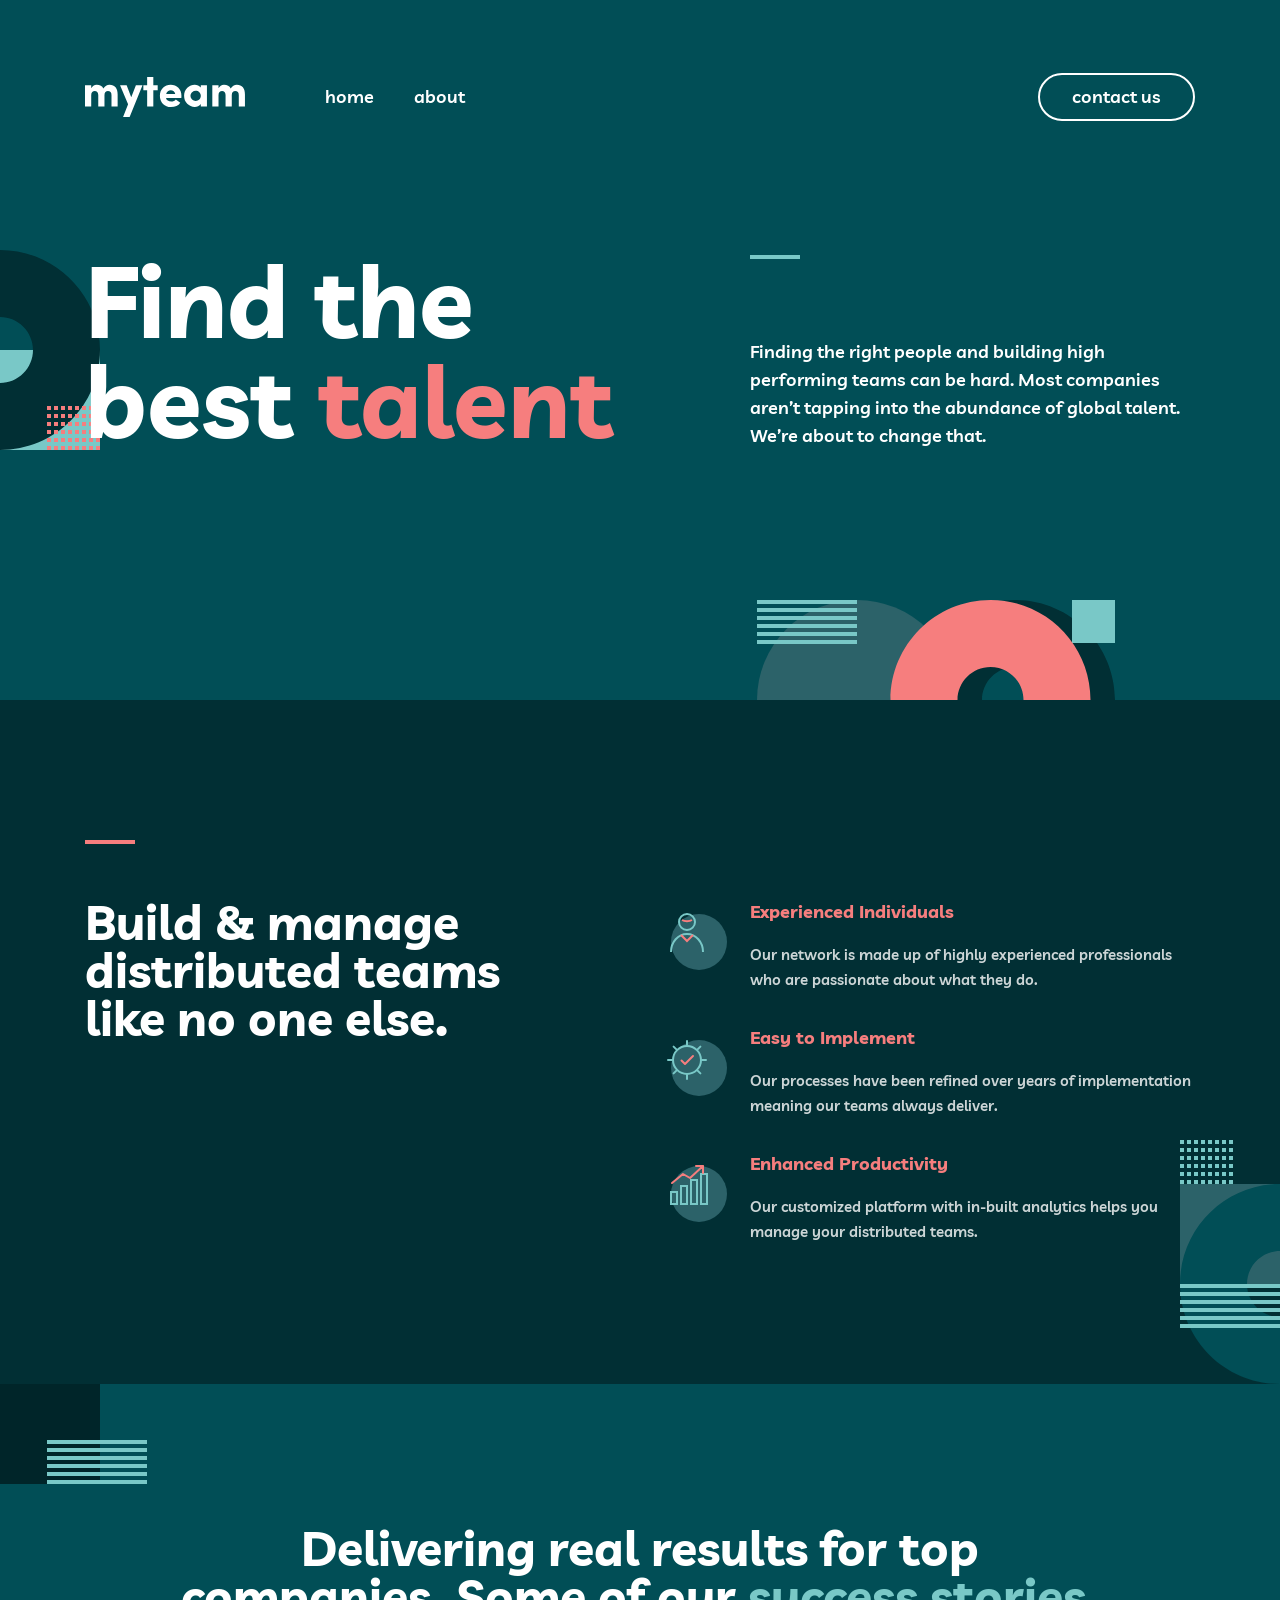
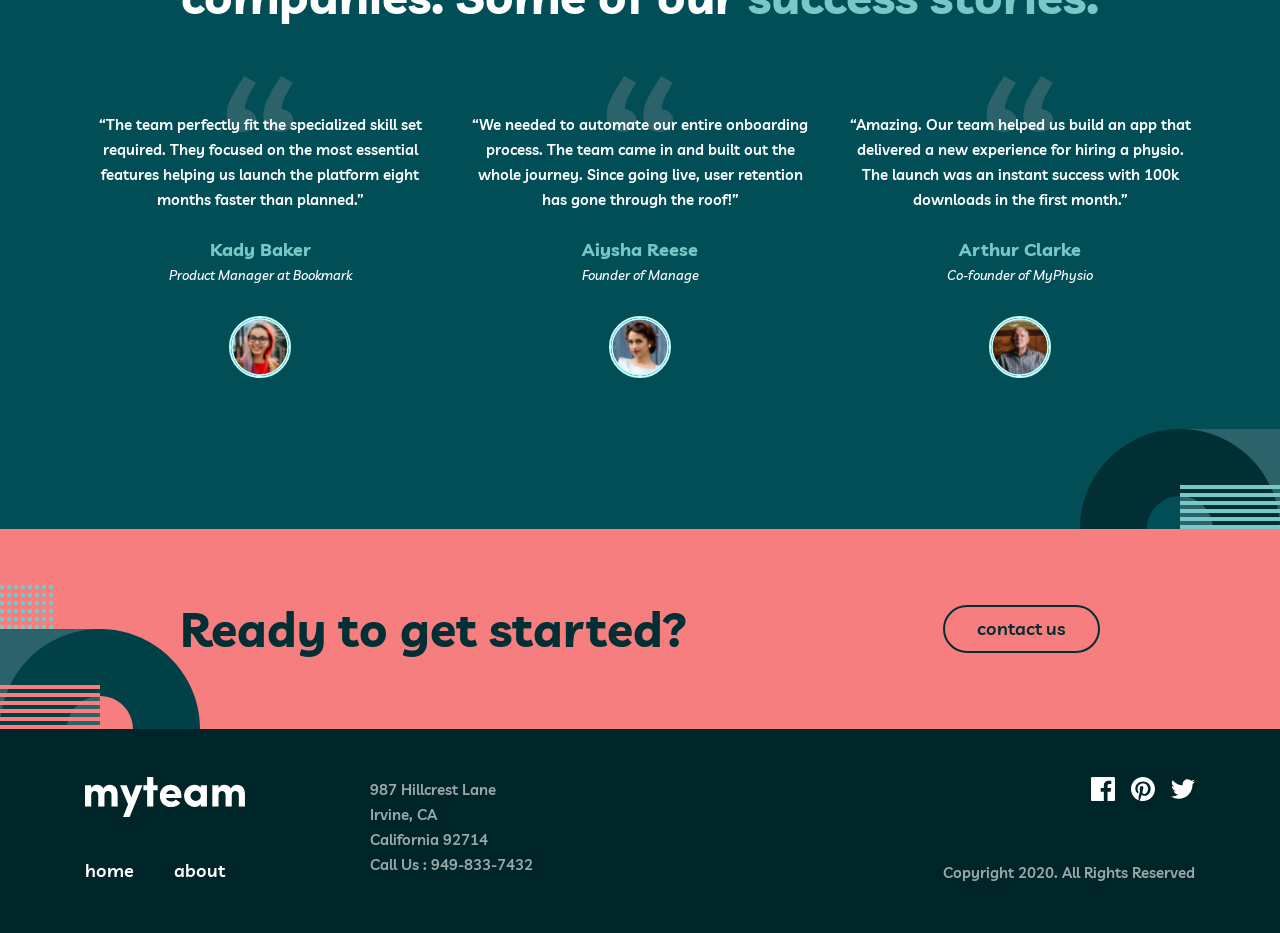
<file: index.html>
<!DOCTYPE html>
<html lang="en">
<head>
  <meta charset="UTF-8" />
  <meta name="viewport" content="width=device-width, initial-scale=1.0" />
  <title>myteam | Find the best talent</title>
  <link rel="preconnect" href="https://fonts.googleapis.com" />
  <link rel="preconnect" href="https://fonts.gstatic.com" crossorigin />
  <link
    href="https://fonts.googleapis.com/css2?family=Livvic:ital,wght@0,500;0,600;0,700;1,500;1,700&display=swap"
    rel="stylesheet"
  />
  <link rel="stylesheet" href="assets/css/base.css" />
  <link rel="stylesheet" href="assets/css/style.css" />
</head>
<body>
  <!-- Header & Hero -->
  <header id="HeroSection" class="hero">
    <div class="container">
      <nav class="navbar" aria-label="Primary navigation">
        <a href="index.html" class="logo">
          <img
            src="assets/img/index/myteam_2.svg"
            alt="myteam"
            class="logoImg"
          />
        </a>
        <ul class="navLinks">
          <li><a href="index.html">home</a></li>
          <li><a href="about.html">about</a></li>
        </ul>
        <a href="contact.html" class="btnOutline">contact us</a>
      </nav>

      <div class="heroContent">
        <h1 class="heroTitle">Find the<br />best <span>talent</span></h1>
        <div class="heroDescription">
          <div class="accentLine" aria-hidden="true"></div>
          <p>
            Finding the right people and building high performing teams can be
            hard. Most companies aren’t tapping into the abundance of global
            talent. We’re about to change that.
          </p>
        </div>
      </div>
    </div>

    <img
      src="assets/img/index/Group_8.svg"
      alt=""
      aria-hidden="true"
      class="patternLeft"
    />
    <img
      src="assets/img/index/Group_7.svg"
      alt=""
      aria-hidden="true"
      class="patternBottom"
    />
  </header>

  <main>
    <!-- Features Section -->
    <section id="FeaturesSection" class="features">
      <div class="container featuresContainer">
        <div class="featuresHeader">
          <div class="accentLine accentLineCoral" aria-hidden="true"></div>
          <h2 class="featuresTitle">
            Build &amp; manage distributed teams like no one else.
          </h2>
        </div>

        <ul class="featuresList">
          <li class="featureItem">
            <div class="featureIcon" aria-hidden="true">
              <svg width="72" height="72" viewBox="0 0 72 72" fill="none">
                <circle cx="44" cy="44" r="28" fill="#2C6269" />
                <path
                  d="M32 32C36.4183 32 40 28.4183 40 24C40 19.5817 36.4183 16 32 16C27.5817 16 24 19.5817 24 24C24 28.4183 27.5817 32 32 32Z"
                  stroke="#79C8C7"
                  stroke-width="2"
                />
                <path
                  d="M27 22C29.5 23.5 34.5 23.5 37 22"
                  stroke="#F67E7E"
                  stroke-width="2"
                />
                <path
                  d="M16 54C16 44.0589 23.1634 36 32 36C40.8366 36 48 44.0589 48 54"
                  stroke="#79C8C7"
                  stroke-width="2"
                />
                <path
                  d="M26 37L32 43L38 37"
                  stroke="#F67E7E"
                  stroke-width="2"
                />
              </svg>
            </div>
            <div class="featureItemBody">
              <h3 class="featureItemTitle">Experienced Individuals</h3>
              <p class="featureItemText">
                Our network is made up of highly experienced professionals who
                are passionate about what they do.
              </p>
            </div>
          </li>

          <li class="featureItem">
            <div class="featureIcon" aria-hidden="true">
              <svg width="72" height="72" viewBox="0 0 72 72" fill="none">
                <circle cx="44" cy="44" r="28" fill="#2C6269" />
                <circle
                  cx="32"
                  cy="36"
                  r="14"
                  stroke="#79C8C7"
                  stroke-width="2"
                />
                <path
                  d="M32 17V21M32 51V55M13 36H17M47 36H51M18.6 22.6L21.4 25.4M42.6 46.6L45.4 49.4M45.4 22.6L42.6 25.4M21.4 46.6L18.6 49.4"
                  stroke="#79C8C7"
                  stroke-width="2"
                  stroke-linecap="round"
                />
                <path
                  d="M26.5 36.5L30 40L38 32"
                  stroke="#F67E7E"
                  stroke-width="2"
                  stroke-linecap="round"
                  stroke-linejoin="round"
                />
              </svg>
            </div>
            <div class="featureItemBody">
              <h3 class="featureItemTitle">Easy to Implement</h3>
              <p class="featureItemText">
                Our processes have been refined over years of implementation
                meaning our teams always deliver.
              </p>
            </div>
          </li>

          <li class="featureItem">
            <div class="featureIcon" aria-hidden="true">
              <svg width="72" height="72" viewBox="0 0 72 72" fill="none">
                <circle cx="44" cy="44" r="28" fill="#2C6269" />
                <rect
                  x="16"
                  y="42"
                  width="6"
                  height="12"
                  stroke="#79C8C7"
                  stroke-width="2"
                />
                <rect
                  x="26"
                  y="36"
                  width="6"
                  height="18"
                  stroke="#79C8C7"
                  stroke-width="2"
                />
                <rect
                  x="36"
                  y="30"
                  width="6"
                  height="24"
                  stroke="#79C8C7"
                  stroke-width="2"
                />
                <rect
                  x="46"
                  y="24"
                  width="6"
                  height="30"
                  stroke="#79C8C7"
                  stroke-width="2"
                />
                <path
                  d="M17 33L28 24L35 28L48 16M48 16H41M48 16V23"
                  stroke="#F67E7E"
                  stroke-width="2"
                  stroke-linecap="round"
                  stroke-linejoin="round"
                />
              </svg>
            </div>
            <div class="featureItemBody">
              <h3 class="featureItemTitle">Enhanced Productivity</h3>
              <p class="featureItemText">
                Our customized platform with in-built analytics helps you manage
                your distributed teams.
              </p>
            </div>
          </li>
        </ul>
      </div>

      <img
        src="assets/img/index/Group_8_2.svg"
        alt=""
        aria-hidden="true"
        class="featuresPatternBottom"
      />
    </section>

    <!-- Testimonials Section -->
    <section id="TestimonialsSection" class="testimonials">
      <div class="container">
        <h2 class="testimonialsTitle">
          Delivering real results for top companies. Some of our
          <span>success stories.</span>
        </h2>

        <div class="testimonialsGrid">
          <article class="testimonialCard">
            <svg
              class="quoteIcon"
              width="67"
              height="56"
              viewBox="0 0 67 56"
              fill="none"
              aria-hidden="true"
            >
              <path
                d="M15.84 56C10.88 56 6.88 54.4533 3.84 51.36C1.28 48.2667 0 44.32 0 39.52C0 34.4 1.38667 28.9067 4.16 23.04C7.04 17.0667 11.5733 9.38667 17.76 0L29.6 6.72C25.9733 12.6933 23.2 17.6533 21.28 21.6C19.4667 25.5467 18.4533 29.3333 18.24 32.96C21.8667 33.4933 24.7467 34.8267 26.88 36.96C29.0133 39.0933 30.08 41.76 30.08 44.96C30.08 48.2667 28.7467 50.9867 26.08 53.12C23.52 55.04 20.1067 56 15.84 56ZM52.64 56C47.68 56 43.68 54.4533 40.64 51.36C38.08 48.2667 36.8 44.32 36.8 39.52C36.8 34.4 38.1867 28.9067 40.96 23.04C43.84 17.0667 48.3733 9.38667 54.56 0L66.4 6.72C62.7733 12.6933 60 17.6533 58.08 21.6C56.2667 25.5467 55.2533 29.3333 55.04 32.96C58.6667 33.4933 61.5467 34.8267 63.68 36.96C65.8133 39.0933 66.88 41.76 66.88 44.96C66.88 48.2667 65.5467 50.9867 62.88 53.12C60.32 55.04 56.9067 56 52.64 56Z"
                fill="#2C6269"
              />
            </svg>
            <blockquote class="testimonialQuote">
              “The team perfectly fit the specialized skill set required. They
              focused on the most essential features helping us launch the
              platform eight months faster than planned.”
            </blockquote>
            <h3 class="testimonialAuthor">Kady Baker</h3>
            <p class="testimonialRole">Product Manager at Bookmark</p>
            <img
              src="assets/img/index/Oval.svg"
              alt="Kady Baker"
              class="testimonialAvatar"
            />
          </article>

          <article class="testimonialCard">
            <svg
              class="quoteIcon"
              width="67"
              height="56"
              viewBox="0 0 67 56"
              fill="none"
              aria-hidden="true"
            >
              <path
                d="M15.84 56C10.88 56 6.88 54.4533 3.84 51.36C1.28 48.2667 0 44.32 0 39.52C0 34.4 1.38667 28.9067 4.16 23.04C7.04 17.0667 11.5733 9.38667 17.76 0L29.6 6.72C25.9733 12.6933 23.2 17.6533 21.28 21.6C19.4667 25.5467 18.4533 29.3333 18.24 32.96C21.8667 33.4933 24.7467 34.8267 26.88 36.96C29.0133 39.0933 30.08 41.76 30.08 44.96C30.08 48.2667 28.7467 50.9867 26.08 53.12C23.52 55.04 20.1067 56 15.84 56ZM52.64 56C47.68 56 43.68 54.4533 40.64 51.36C38.08 48.2667 36.8 44.32 36.8 39.52C36.8 34.4 38.1867 28.9067 40.96 23.04C43.84 17.0667 48.3733 9.38667 54.56 0L66.4 6.72C62.7733 12.6933 60 17.6533 58.08 21.6C56.2667 25.5467 55.2533 29.3333 55.04 32.96C58.6667 33.4933 61.5467 34.8267 63.68 36.96C65.8133 39.0933 66.88 41.76 66.88 44.96C66.88 48.2667 65.5467 50.9867 62.88 53.12C60.32 55.04 56.9067 56 52.64 56Z"
                fill="#2C6269"
              />
            </svg>
            <blockquote class="testimonialQuote">
              “We needed to automate our entire onboarding process. The team came
              in and built out the whole journey. Since going live, user
              retention has gone through the roof!”
            </blockquote>
            <h3 class="testimonialAuthor">Aiysha Reese</h3>
            <p class="testimonialRole">Founder of Manage</p>
            <img
              src="assets/img/index/Oval_Copy_5.svg"
              alt="Aiysha Reese"
              class="testimonialAvatar"
            />
          </article>

          <article class="testimonialCard">
            <svg
              class="quoteIcon"
              width="67"
              height="56"
              viewBox="0 0 67 56"
              fill="none"
              aria-hidden="true"
            >
              <path
                d="M15.84 56C10.88 56 6.88 54.4533 3.84 51.36C1.28 48.2667 0 44.32 0 39.52C0 34.4 1.38667 28.9067 4.16 23.04C7.04 17.0667 11.5733 9.38667 17.76 0L29.6 6.72C25.9733 12.6933 23.2 17.6533 21.28 21.6C19.4667 25.5467 18.4533 29.3333 18.24 32.96C21.8667 33.4933 24.7467 34.8267 26.88 36.96C29.0133 39.0933 30.08 41.76 30.08 44.96C30.08 48.2667 28.7467 50.9867 26.08 53.12C23.52 55.04 20.1067 56 15.84 56ZM52.64 56C47.68 56 43.68 54.4533 40.64 51.36C38.08 48.2667 36.8 44.32 36.8 39.52C36.8 34.4 38.1867 28.9067 40.96 23.04C43.84 17.0667 48.3733 9.38667 54.56 0L66.4 6.72C62.7733 12.6933 60 17.6533 58.08 21.6C56.2667 25.5467 55.2533 29.3333 55.04 32.96C58.6667 33.4933 61.5467 34.8267 63.68 36.96C65.8133 39.0933 66.88 41.76 66.88 44.96C66.88 48.2667 65.5467 50.9867 62.88 53.12C60.32 55.04 56.9067 56 52.64 56Z"
                fill="#2C6269"
              />
            </svg>
            <blockquote class="testimonialQuote">
              “Amazing. Our team helped us build an app that delivered a new
              experience for hiring a physio. The launch was an instant success
              with 100k downloads in the first month.”
            </blockquote>
            <h3 class="testimonialAuthor">Arthur Clarke</h3>
            <p class="testimonialRole">Co-founder of MyPhysio</p>
            <img
              src="assets/img/index/Oval_Copy_6.svg"
              alt="Arthur Clarke"
              class="testimonialAvatar"
            />
          </article>
        </div>
      </div>

      <img
        src="assets/img/index/Group_8_Copy.svg"
        alt=""
        aria-hidden="true"
        class="testimonialsPatternTop"
      />
      <img
        src="assets/img/index/Group_8_3.svg"
        alt=""
        aria-hidden="true"
        class="testimonialsPatternBottom"
      />
    </section>

    <!-- Call to Action Section -->
    <section id="CtaSection" class="cta">
      <div class="container ctaContent">
        <h2 class="ctaTitle">Ready to get started?</h2>
        <a href="contact.html" class="btnOutlineDark">contact us</a>
      </div>

      <img
        src="assets/img/index/Group_8_4.svg"
        alt=""
        aria-hidden="true"
        class="ctaPatternLeft"
      />
    </section>
  </main>

  <!-- Footer -->
  <footer id="FooterSection" class="footer">
    <div class="container footerContent">
      <div class="footerNavCol">
        <a href="index.html" class="logo footerLogo">
          <img
            src="assets/img/index/myteam_2.svg"
            alt="myteam"
            class="logoImg"
          />
        </a>
        <ul class="footerLinks">
          <li><a href="index.html">home</a></li>
          <li><a href="about.html">about</a></li>
        </ul>
      </div>

      <address class="footerAddress">
        987 Hillcrest Lane<br />
        Irvine, CA<br />
        California 92714<br />
        Call Us : 949-833-7432
      </address>

      <div class="footerMeta">
        <ul class="footerSocials">
          <li>
            <a href="#" aria-label="Facebook">
              <svg width="24" height="24" viewBox="0 0 24 24" fill="currentColor">
                <path
                  d="M22.675 0H1.325C.593 0 0 .593 0 1.325v21.351C0 23.407.593 24 1.325 24H12.82v-9.294H9.692v-3.622h3.128V8.413c0-3.1 1.893-4.788 4.659-4.788 1.325 0 2.463.099 2.795.143v3.24l-1.918.001c-1.504 0-1.795.715-1.795 1.763v2.313h3.587l-.467 3.622h-3.12V24h6.116c.73 0 1.323-.593 1.323-1.325V1.325C24 .593 23.407 0 22.675 0z"
                />
              </svg>
            </a>
          </li>
          <li>
            <a href="#" aria-label="Pinterest">
              <svg width="24" height="24" viewBox="0 0 24 24" fill="currentColor">
                <path
                  d="M12 0C5.373 0 0 5.372 0 12c0 5.084 3.163 9.426 7.627 11.174-.105-.949-.2-2.405.042-3.441.218-.937 1.407-5.965 1.407-5.965s-.359-.719-.359-1.782c0-1.668.967-2.914 2.171-2.914 1.023 0 1.518.769 1.518 1.69 0 1.029-.655 2.568-.994 3.995-.283 1.194.599 2.169 1.777 2.169 2.133 0 3.772-2.249 3.772-5.495 0-2.873-2.064-4.882-5.012-4.882-3.414 0-5.418 2.561-5.418 5.207 0 1.031.397 2.138.893 2.738a.36.36 0 01.083.345l-.333 1.36c-.053.22-.174.267-.402.161-1.499-.698-2.436-2.889-2.436-4.649 0-3.785 2.75-7.262 7.929-7.262 4.163 0 7.398 2.967 7.398 6.931 0 4.136-2.607 7.464-6.227 7.464-1.216 0-2.359-.631-2.75-1.378l-.748 2.853c-.271 1.043-1.002 2.35-1.492 3.146C9.57 23.812 10.763 24 12 24c6.627 0 12-5.373 12-12 0-6.628-5.373-12-12-12z"
                />
              </svg>
            </a>
          </li>
          <li>
            <a href="#" aria-label="Twitter">
              <svg width="24" height="20" viewBox="0 0 24 20" fill="currentColor">
                <path
                  d="M24 2.557a9.83 9.83 0 01-2.828.775A4.932 4.932 0 0023.337.608a9.864 9.864 0 01-3.127 1.195A4.916 4.916 0 0016.616.248c-3.179 0-5.515 2.966-4.797 6.045A13.978 13.978 0 011.671 1.149a4.93 4.93 0 001.523 6.574 4.903 4.903 0 01-2.229-.616c-.054 2.281 1.581 4.415 3.949 4.89a4.935 4.935 0 01-2.224.084 4.918 4.918 0 004.588 3.417A9.867 9.867 0 010 17.54a13.94 13.94 0 007.548 2.212c9.142 0 14.307-7.721 13.995-14.646A10.025 10.025 0 0024 2.557z"
                />
              </svg>
            </a>
          </li>
        </ul>
        <p class="footerCopyright">Copyright 2020. All Rights Reserved</p>
      </div>
    </div>
  </footer>
</body>
</html>
</file>
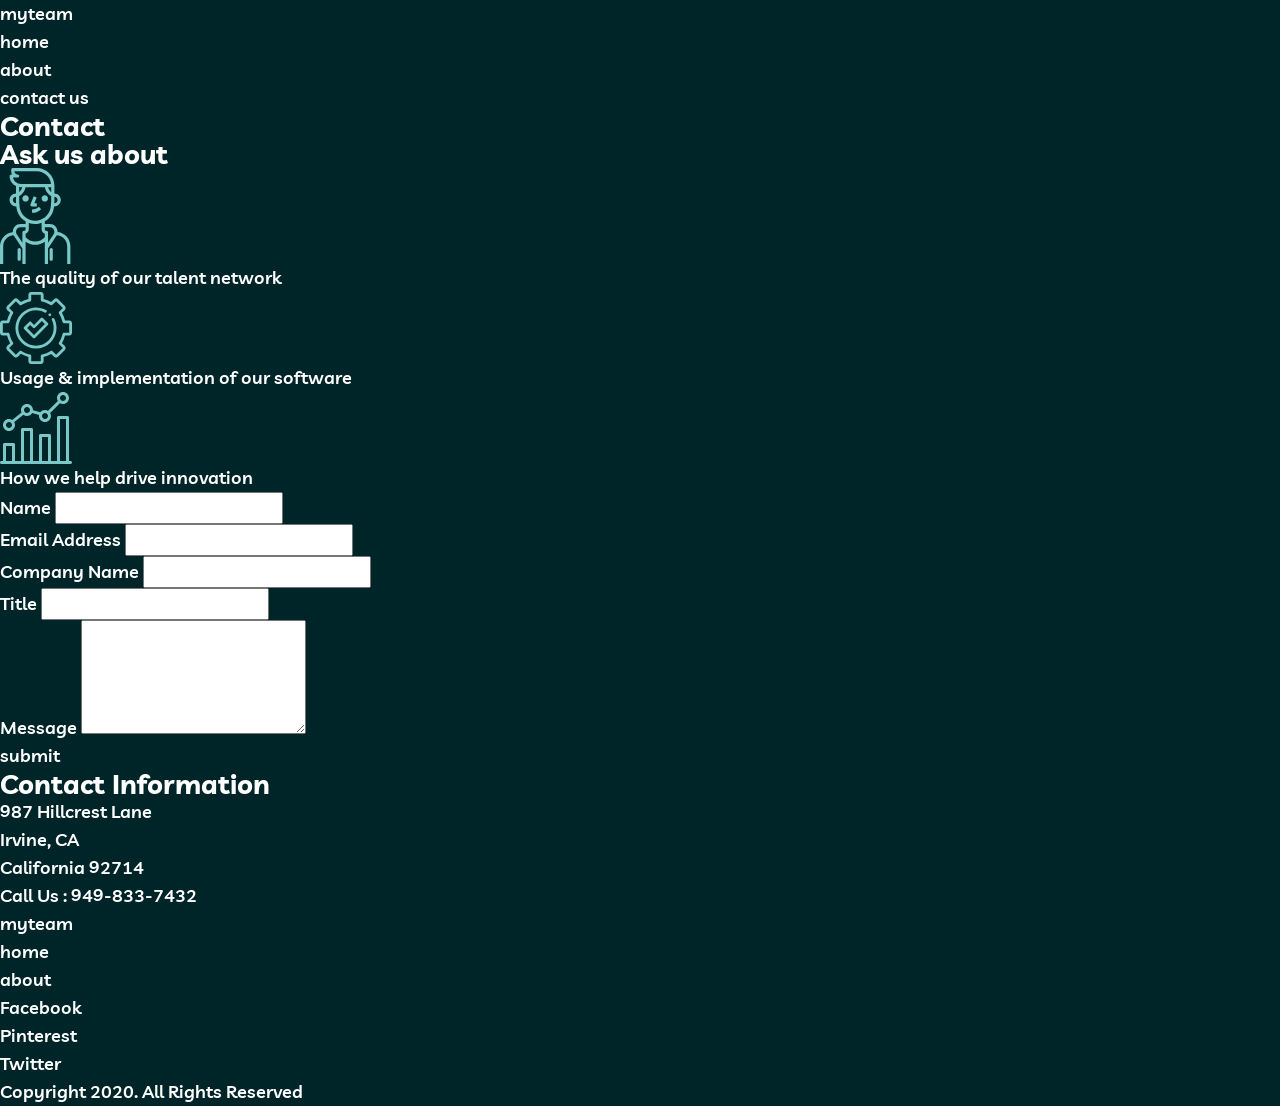
<file: pages/contact.html>
<!DOCTYPE html>
<html lang="en">

<head>
    <meta charset="UTF-8">
    <meta name="viewport" content="width=device-width, initial-scale=1.0">
    <title>Contact - myteam</title>
    <link rel="stylesheet" href="../assets/css/base.css">
    <link rel="stylesheet" href="../assets/css/contact.css">
</head>

<body>

    <header class="siteHeader">
        <a href="../index.html" class="logo">myteam</a>
        <nav class="mainNav" aria-label="Main navigation">
            <ul>
                <li><a href="../index.html">home</a></li>
                <li><a href="about.html">about</a></li>
            </ul>
        </nav>
        <a href="contact.html" class="contactLink">contact us</a>
    </header>

    <main>
        <section id="ContactSection" class="contactSection">
            <div class="contactInfo">
                <h1>Contact</h1>
                <h2>Ask us about</h2>
                <ul class="topicsList">
                    <li>
                        <img src="../assets/img/contact/icon-person.svg" alt="person icon" width="72" height="72">
                        <span>The quality of our talent network</span>
                    </li>
                    <li>
                        <img src="../assets/img/contact/icon-cog.svg" alt="cog icon" width="72" height="72">
                        <span>Usage &amp; implementation of our software</span>
                    </li>
                    <li>
                        <img src="../assets/img/contact/icon-chart.svg" alt="chart icon" width="72" height="72">
                        <span>How we help drive innovation</span>
                    </li>
                </ul>
            </div>

            <div class="contactFormContainer">
                <form class="contactForm" action="#" method="post">
                    <div class="formGroup">
                        <label for="Name">Name</label>
                        <input type="text" id="Name" name="name" required>
                    </div>

                    <div class="formGroup">
                        <label for="Email">Email Address</label>
                        <input type="email" id="Email" name="email" required>
                    </div>

                    <div class="formGroup">
                        <label for="Company">Company Name</label>
                        <input type="text" id="Company" name="company">
                    </div>

                    <div class="formGroup">
                        <label for="Title">Title</label>
                        <input type="text" id="Title" name="title">
                    </div>

                    <div class="formGroup">
                        <label for="Message">Message</label>
                        <textarea id="Message" name="message" rows="4" required></textarea>
                    </div>

                    <button type="submit">submit</button>
                </form>
            </div>
        </section>

        <section id="CompanyDetails" class="companyDetails">
            <h2 class="visuallyHidden">Contact Information</h2>
            <address>
                987 Hillcrest Lane<br>
                Irvine, CA<br>
                California 92714<br>
                Call Us : <a href="tel:949-833-7432">949-833-7432</a>
            </address>
        </section>
    </main>

    <footer class="siteFooter">
        <div class="footerNav">
            <a href="../index.html" class="logo">myteam</a>
            <nav aria-label="Footer navigation">
                <ul>
                    <li><a href="../index.html">home</a></li>
                    <li><a href="about.html">about</a></li>
                </ul>
            </nav>
        </div>

        <div class="footerSocial">
            <ul>
                <li><a href="https://facebook.com" aria-label="Facebook">Facebook</a></li>
                <li><a href="https://pinterest.com" aria-label="Pinterest">Pinterest</a></li>
                <li><a href="https://twitter.com" aria-label="Twitter">Twitter</a></li>
            </ul>
            <p>Copyright 2020. All Rights Reserved</p>
        </div>
    </footer>

</body>

</html>
</file>
<file: assets/css/base.css>
@import url('https://fonts.googleapis.com/css2?family=Livvic:ital,wght@0,500;0,600;0,700;1,500&display=swap');

:root {
  /* Primary Colors */
  --color-midnight-green: #014e56;
  --color-light-coral: #f67e7e;
  --color-white: #ffffff;

  /* Secondary Colors */
  --color-rapture-blue: #79c8c7;
  --color-police-blue: #2c6269;
  --color-deep-jungle-green: #004047;
  --color-sacramento-state-green: #012f34;
  --color-dark-green: #002529;

  /* Typography */
  --font-primary: 'Livvic', sans-serif;
  --fw-medium: 500;
  --fw-semibold: 600;
  --fw-bold: 700;

  --fs-h1-lg: 6.25rem;    /* 100px */
  --lh-h1-lg: 6.25rem;    /* 100px */

  --fs-h1-sm: 4rem;       /* 64px */
  --lh-h1-sm: 3.5rem;     /* 56px */

  --fs-h2: 3rem;          /* 48px */
  --lh-h2: 3rem;          /* 48px */

  --fs-h3: 1.125rem;      /* 18px */
  --lh-h3: 1.75rem;       /* 28px */

  --fs-body-1: 1.125rem;  /* 18px */
  --lh-body-1: 1.75rem;   /* 28px */

  --fs-body-2: 0.9375rem; /* 15px */
  --lh-body-2: 1.5625rem; /* 25px */

  /* Spacing Scale */
  --space-1: 0.5rem;      /* 8px */
  --space-2: 1rem;        /* 16px */
  --space-3: 1.5rem;      /* 24px */
  --space-4: 2rem;        /* 32px */
  --space-5: 2.5rem;      /* 40px */
  --space-6: 3rem;        /* 48px */
  --space-8: 4rem;        /* 64px */
  --space-10: 5rem;       /* 80px */
  --space-12: 6.25rem;    /* 100px */
  --space-16: 8.75rem;    /* 140px */

  /* Layout */
  --container-max-width: 1110px;
  --max-width: 1440px;

  /* CamelCase Tokens (for style.css) */
  --colorMidnightGreen: var(--color-midnight-green);
  --colorLightCoral: var(--color-light-coral);
  --colorWhite: var(--color-white);
  --colorRaptureBlue: var(--color-rapture-blue);
  --colorPoliceBlue: var(--color-police-blue);
  --colorDeepJungleGreen: var(--color-deep-jungle-green);
  --colorSacramentoStateGreen: var(--color-sacramento-state-green);
  --colorDarkGreen: var(--color-dark-green);

  --fsH1Lg: 100px;
  --lhH1Lg: 100px;
  --fsH1Sm: 64px;
  --lhH1Sm: 56px;
  --fsH2: 48px;
  --lhH2: 48px;
  --fsH3: 18px;
  --lhH3: 28px;
  --fsBody1: 18px;
  --lhBody1: 28px;
  --fsBody2: 15px;
  --lhBody2: 25px;

  --fwMedium: var(--fw-medium);
  --fwSemibold: var(--fw-semibold);
  --fwBold: var(--fw-bold);

  --containerMaxWidth: var(--container-max-width);
}

/* CSS Reset / Normalize */
*,
*::before,
*::after {
  box-sizing: border-box;
  margin: 0;
  padding: 0;
}

html {
  font-size: 16px;
  line-height: 1.5;
  -webkit-text-size-adjust: 100%;
  scroll-behavior: smooth;
  background-color: var(--color-dark-green);
}

body {
  width: 100%;
  max-width: var(--max-width);
  min-height: 100vh;
  margin: 0 auto;
  font-family: var(--font-primary);
  font-size: var(--fs-body-1);
  font-weight: var(--fw-semibold);
  line-height: var(--lh-body-1);
  background-color: var(--color-midnight-green);
  color: var(--color-white);
  overflow-x: hidden;
  -webkit-font-smoothing: antialiased;
  -moz-osx-font-smoothing: grayscale;
}

img,
picture,
video,
canvas,
svg {
  display: block;
  max-width: 100%;
  height: auto;
}

input,
button,
textarea,
select {
  font: inherit;
  color: inherit;
}

button {
  background: none;
  border: none;
}

a {
  color: inherit;
  text-decoration: none;
}

ul,
ol {
  list-style: none;
}

h1,
h2,
h3,
h4,
h5,
h6 {
  font-weight: var(--fw-bold);
  overflow-wrap: break-word;
}

p {
  overflow-wrap: break-word;
}

/*index.html*/

:root {
  /* Primary Colors */
  --color-midnight-green: #014e56;
  --color-light-coral: #f67e7e;
  --color-white: #ffffff;

  /* Secondary Colors */
  --color-rapture-blue: #79c8c7;
  --color-police-blue: #2c6269;
  --color-deep-jungle-green: #004047;
  --color-sacramento-state-green: #012f34;
  --color-dark-green: #002529;

  /* Typography Scale */
  --font-family-base: "Livvic", sans-serif;

  --fs-h1-lg: 100px;
  --lh-h1-lg: 100px;

  --fs-h1-sm: 64px;
  --lh-h1-sm: 56px;

  --fs-h2: 48px;
  --lh-h2: 48px;

  --fs-h3: 18px;
  --lh-h3: 28px;

  --fs-body-1: 18px;
  --lh-body-1: 28px;

  --fs-body-2: 15px;
  --lh-body-2: 25px;

  --fw-medium: 500;
  --fw-semibold: 600;
  --fw-bold: 700;

  /* Layout */
  --container-max-width: 1110px;
}

*,
*::before,
*::after {
  box-sizing: border-box;
  margin: 0;
  padding: 0;
}

html {
  scroll-behavior: smooth;
}

body {
  font-family: var(--font-family-base);
  background-color: var(--color-midnight-green);
  color: var(--color-white);
  font-size: var(--fs-body-1);
  line-height: var(--lh-body-1);
  -webkit-font-smoothing: antialiased;
}

img,
svg {
  display: block;
  max-width: 100%;
}

a {
  color: inherit;
  text-decoration: none;
}

ul {
  list-style: none;
}

button {
  font: inherit;
  color: inherit;
  background: none;
  border: none;
}

address {
  font-style: normal;
}

body {
  min-height: 100vh;
  display: flex;
  flex-direction: column;
  font-family: var(--font-family-base);
  background-color: var(--color-dark-green);
  color: var(--color-white);
  font-size: var(--fs-body-1);
  line-height: var(--lh-body-1);
  -webkit-font-smoothing: antialiased;
}

main {
  flex: 1;
}
</file>
<file: assets/css/style.css>
.container {
  position: relative;
  z-index: 2;
  width: 100%;
  max-width: var(--container-max-width, 1110px);
  margin: 0 auto;
}

/* Header / Hero */
.hero {
  position: relative;
  background-color: var(--color-midnight-green);
  color: var(--color-white);
  padding: 73px 0 250px;
  overflow: hidden;
}

.heroAbout,
.heroContact {
  padding-bottom: 120px;
}

.navbar {
  display: flex;
  align-items: center;
  margin-bottom: 129px;
}

.heroAbout .navbar,
.heroContact .navbar {
  margin-bottom: 120px;
}

.logo {
  display: inline-flex;
  align-items: center;
  flex-shrink: 0;
  font-size: 40px;
  font-weight: var(--fw-bold);
  line-height: 1;
  letter-spacing: -0.5px;
  color: var(--color-white);
  margin-right: 80px;
}

.logo img,
.logoImg {
  display: block;
  width: 160px;
  height: auto;
}

.navLinks {
  display: flex;
  align-items: center;
  gap: 40px;
}

.navLinks a {
  font-size: var(--fs-body-1);
  font-weight: var(--fw-semibold);
  line-height: var(--lh-body-1);
  color: var(--color-white);
  transition: color 0.2s ease;
}

.navLinks a:hover,
.navLinks a:focus-visible,
.navLinks a[aria-current="page"] {
  color: var(--color-light-coral);
}

.btnOutline {
  margin-left: auto;
  display: inline-flex;
  align-items: center;
  justify-content: center;
  height: 48px;
  padding: 0 32px;
  border: 2px solid var(--color-white);
  border-radius: 9999px;
  font-size: var(--fs-body-1);
  font-weight: var(--fw-semibold);
  line-height: 1;
  color: var(--color-white);
  white-space: nowrap;
  flex-shrink: 0;
  transition: background-color 0.2s ease, color 0.2s ease;
}

.btnOutline:hover,
.btnOutline:focus-visible {
  background-color: var(--color-white);
  color: var(--color-dark-green);
}

.btnOutlineDark {
  margin-left: 0;
  display: inline-flex;
  align-items: center;
  justify-content: center;
  height: 48px;
  padding: 0 32px;
  border: 2px solid var(--color-sacramento-state-green);
  border-radius: 9999px;
  font-size: var(--fs-body-1);
  font-weight: var(--fw-semibold);
  line-height: 1;
  color: var(--color-sacramento-state-green);
  white-space: nowrap;
  flex-shrink: 0;
  transition: background-color 0.2s ease, color 0.2s ease;
}

.btnOutlineDark:hover,
.btnOutlineDark:focus-visible {
  background-color: var(--color-sacramento-state-green);
  color: var(--color-white);
}

.heroContent {
  display: flex;
  align-items: flex-end;
  justify-content: space-between;
  gap: 30px;
}

.heroAboutContent {
  align-items: flex-start;
}

.heroTitle {
  max-width: 635px;
  font-size: var(--fs-h1-lg);
  font-weight: var(--fw-bold);
  line-height: var(--lh-h1-lg);
  color: var(--color-white);
}

.heroAbout .heroTitle {
  max-width: 350px;
  font-size: var(--fs-h1-sm);
  line-height: var(--lh-h1-lg);
}

.heroTitle span {
  color: var(--color-light-coral);
}

.heroDescription {
  max-width: 445px;
}

.heroAbout .heroDescription {
  max-width: 730px;
}

.accentLine {
  width: 50px;
  height: 4px;
  background-color: var(--color-rapture-blue);
  margin-bottom: 79px;
}

.accentLineCoral {
  background-color: var(--color-light-coral);
  margin-bottom: 40px;
}

.featuresHeader .accentLineCoral {
  margin-bottom: 54px;
}

.heroDescription p {
  font-size: var(--fs-body-1);
  font-weight: var(--fw-semibold);
  line-height: var(--lh-body-1);
  color: var(--color-white);
}

.patternLeft {
  position: absolute;
  top: 250px;
  left: 0;
  width: 100px;
  height: 200px;
  pointer-events: none;
  z-index: 1;
}

.patternBottom {
  position: absolute;
  bottom: 0;
  right: 165px;
  width: 358px;
  height: 100px;
  pointer-events: none;
  z-index: 1;
}

.patternAboutRight {
  position: absolute;
  bottom: 0;
  right: 0;
  width: 100px;
  height: 200px;
  pointer-events: none;
  z-index: 1;
}

/* Features Section (Home Page) */
.features {
  position: relative;
  background-color: var(--color-sacramento-state-green);
  padding: 140px 0;
  overflow: hidden;
}

.featuresContainer {
  display: flex;
  align-items: flex-start;
  justify-content: space-between;
  gap: 30px;
}

.featuresHeader {
  max-width: 445px;
}

.featuresTitle {
  font-size: var(--fs-h2);
  font-weight: var(--fw-bold);
  line-height: var(--lh-h2);
  color: var(--color-white);
}

.featuresList {
  max-width: 540px;
  padding-top: 58px;
  display: flex;
  flex-direction: column;
  gap: 32px;
}

.featureItem {
  display: flex;
  align-items: flex-start;
  gap: 23px;
}

.featureIcon {
  flex-shrink: 0;
  width: 72px;
  height: 72px;
}

.featureItemTitle {
  font-size: var(--fs-h3);
  font-weight: var(--fw-bold);
  line-height: var(--lh-h3);
  color: var(--color-light-coral);
  margin-bottom: 16px;
}

.featureItemText {
  font-size: var(--fs-body-2);
  font-weight: var(--fw-semibold);
  line-height: var(--lh-body-2);
  color: rgba(255, 255, 255, 0.8);
}

.featuresPatternBottom {
  position: absolute;
  bottom: 0;
  right: 0;
  width: 100px;
  height: 244px;
  pointer-events: none;
  z-index: 1;
}

/* Testimonials Section (Home Page) */
.testimonials {
  position: relative;
  background-color: var(--color-midnight-green);
  padding: 140px 0 151px;
  overflow: hidden;
}

.testimonialsTitle {
  max-width: 932px;
  margin: 0 auto 56px;
  text-align: center;
  font-size: var(--fs-h2);
  font-weight: var(--fw-bold);
  line-height: var(--lh-h2);
  color: var(--color-white);
}

.testimonialsTitle span {
  color: var(--color-rapture-blue);
}

.testimonialsGrid {
  display: grid;
  grid-template-columns: repeat(3, 1fr);
  gap: 30px;
}

.testimonialCard {
  position: relative;
  padding-top: 36px;
  text-align: center;
  display: flex;
  flex-direction: column;
  align-items: center;
}

.quoteIcon {
  position: absolute;
  top: 0;
  left: 50%;
  transform: translateX(-50%);
  width: 67px;
  height: 56px;
  z-index: 1;
  pointer-events: none;
}

.testimonialQuote {
  position: relative;
  z-index: 2;
  font-size: var(--fs-body-2);
  font-weight: var(--fw-semibold);
  line-height: var(--lh-body-2);
  color: var(--color-white);
  margin-bottom: 24px;
}

.testimonialAuthor {
  font-size: var(--fs-h3);
  font-weight: var(--fw-bold);
  line-height: var(--lh-h3);
  color: var(--color-rapture-blue);
  margin-bottom: 2px;
}

.testimonialRole {
  font-size: 13px;
  font-style: italic;
  font-weight: var(--fw-medium);
  line-height: 18px;
  color: var(--color-white);
  margin-bottom: 32px;
}

.testimonialAvatar {
  width: 62px;
  height: 62px;
  border-radius: 50%;
  object-fit: cover;
  border: 2px solid #c4fffe;
}

.testimonialsPatternTop {
  position: absolute;
  top: 0;
  left: 0;
  width: 147px;
  height: 100px;
  pointer-events: none;
  z-index: 1;
}

.testimonialsPatternBottom {
  position: absolute;
  bottom: 0;
  right: 0;
  width: 200px;
  height: 100px;
  pointer-events: none;
  z-index: 1;
}

/* Meet the Directors (About Page) */
.directors {
  position: relative;
  width: 100%;
  min-height: 1002px;
  background-color: var(--color-deep-jungle-green);
  padding: 140px 0 168px;
  overflow: hidden;
}

.directorsTitle {
  font-size: var(--fs-h2);
  font-weight: var(--fw-bold);
  line-height: var(--lh-h2);
  text-align: center;
  color: var(--color-white);
  margin-bottom: 64px;
}

.directorsGrid {
  display: grid;
  grid-template-columns: repeat(3, 1fr);
  column-gap: 30px;
  row-gap: 76px;
}

.directorCard {
  position: relative;
  min-height: 253px;
  background-color: var(--color-sacramento-state-green);
  padding: 32px 24px 56px;
  text-align: center;
  display: flex;
  flex-direction: column;
  align-items: center;
}

.directorAvatar {
  width: 96px;
  height: 96px;
  border-radius: 50%;
  object-fit: cover;
  margin: 0 auto 16px;
}

.directorAvatarPlaceholder {
  display: flex;
  align-items: center;
  justify-content: center;
  border: 2px solid #c4fffe;
  background-color: var(--color-midnight-green);
  color: var(--color-rapture-blue);
  font-size: 28px;
  font-weight: var(--fw-bold);
}

.directorName {
  font-size: var(--fs-h3);
  font-weight: var(--fw-bold);
  line-height: var(--lh-h3);
  color: var(--color-rapture-blue);
}

.directorRole {
  font-size: var(--fs-body-2);
  font-style: italic;
  font-weight: var(--fw-medium);
  line-height: var(--lh-body-2);
  color: var(--color-white);
}

.cardBack {
  display: none;
  padding-top: 3px;
}

.directorCard.isActive .cardFront {
  display: none;
}

.directorCard.isActive .cardBack {
  display: flex;
  flex-direction: column;
  align-items: center;
}

.directorQuote {
  max-width: 254px;
  margin: 8px 0 24px;
  font-size: var(--fs-body-2);
  font-weight: var(--fw-semibold);
  line-height: var(--lh-body-2);
  color: var(--color-white);
}

.socialLinks {
  display: flex;
  align-items: center;
  justify-content: center;
  gap: 16px;
}

.socialLinks a {
  color: var(--color-white);
  display: inline-flex;
  align-items: center;
  justify-content: center;
  transition: opacity 0.2s ease, color 0.2s ease, transform 0.2s ease;
}

.socialLinks a:hover,
.socialLinks a:focus-visible {
  color: var(--color-light-coral);
  opacity: 0.85;
  transform: translateY(-2px);
}

.socialIconTwitter {
  width: 24px;
  height: 20px;
}

.socialIconLinkedin {
  width: 20px;
  height: 20px;
}

.cardToggle {
  position: absolute;
  left: 50%;
  bottom: -28px;
  transform: translateX(-50%);
  width: 56px;
  height: 56px;
  border-radius: 50%;
  background-color: var(--color-light-coral);
  cursor: pointer;
  display: flex;
  align-items: center;
  justify-content: center;
  transition: background-color 0.2s ease, transform 0.2s ease;
}

.cardToggle:hover,
.cardToggle:focus-visible {
  background-color: var(--color-rapture-blue);
  transform: translateX(-50%) scale(1.05);
}

.cardToggle .iconPlus {
  width: 56px;
  height: 56px;
}

.cardToggle .iconClose {
  width: 16px;
  height: 16px;
  display: none;
}

.directorCard.isActive .cardToggle {
  background-color: var(--color-rapture-blue);
}

.directorCard.isActive .cardToggle:hover,
.directorCard.isActive .cardToggle:focus-visible {
  background-color: var(--color-light-coral);
}

.directorCard.isActive .cardToggle .iconPlus {
  display: none;
}

.directorCard.isActive .cardToggle .iconClose {
  display: block;
}

.directorsPatternTop {
  position: absolute;
  top: 0;
  left: 0;
  width: 100px;
  height: 200px;
  pointer-events: none;
  z-index: 1;
}

.directorsPatternBottom {
  position: absolute;
  bottom: 0;
  right: 0;
  width: 147px;
  height: 100px;
  pointer-events: none;
  z-index: 1;
}

/* Clients (About Page) */
.clients {
  position: relative;
  background-color: var(--color-sacramento-state-green);
  padding: 140px 0;
  overflow: hidden;
}

.clientsPattern {
  position: absolute;
  top: 0;
  left: 0;
  width: 200px;
  height: 200px;
  pointer-events: none;
  z-index: 1;
}

.clientsTitle {
  font-size: var(--fs-h2);
  font-weight: var(--fw-bold);
  line-height: var(--lh-h2);
  text-align: center;
  color: var(--color-white);
  margin-bottom: 64px;
}

.clientsLogos {
  display: block;
  width: 100%;
  max-width: var(--container-max-width);
  height: auto;
  margin: 0 auto;
  mix-blend-mode: lighten;
}

/* Contact Page */
.contactGrid {
  display: grid;
  grid-template-columns: 1fr 540px;
  align-items: start;
  column-gap: 30px;
}

.contactTitle {
  font-size: var(--fs-h1-sm);
  line-height: var(--lh-h1-lg);
  margin-bottom: 16px;
}

.contactSubtitle {
  font-size: 32px;
  font-weight: var(--fw-bold);
  line-height: 48px;
  color: var(--color-light-coral);
  margin-bottom: 32px;
}

.contactTopics {
  display: flex;
  flex-direction: column;
  gap: 8px;
}

.contactTopicItem {
  display: flex;
  align-items: center;
  gap: 23px;
  min-height: 72px;
  font-size: var(--fs-body-1);
  font-weight: var(--fw-bold);
  line-height: var(--lh-body-1);
  color: var(--color-white);
}

.contactTopicIcon {
  width: 72px;
  height: 72px;
  flex-shrink: 0;
}

.contactForm {
  display: flex;
  flex-direction: column;
  gap: 24px;
}

.visuallyHidden {
  position: absolute;
  width: 1px;
  height: 1px;
  padding: 0;
  margin: -1px;
  overflow: hidden;
  clip: rect(0, 0, 0, 0);
  white-space: nowrap;
  border: 0;
}

.formGroup {
  position: relative;
}

.formGroup input,
.formGroup textarea {
  width: 100%;
  background: transparent;
  border: none;
  border-bottom: 1px solid rgba(255, 255, 255, 0.6);
  padding: 0 14px 16px;
  font-size: var(--fs-body-2);
  font-weight: var(--fw-semibold);
  line-height: var(--lh-body-2);
  letter-spacing: -0.12px;
  color: var(--color-white);
  outline: none;
  resize: vertical;
  transition: border-color 0.2s ease;
}

.formGroup input::placeholder,
.formGroup textarea::placeholder {
  color: rgba(255, 255, 255, 0.6);
}

.formGroup input:focus,
.formGroup textarea:focus {
  border-bottom-color: var(--color-rapture-blue);
}

.formGroup.hasError input,
.formGroup.hasError textarea {
  border-bottom-color: var(--color-light-coral);
  color: var(--color-light-coral);
}

.formGroup.hasError input::placeholder,
.formGroup.hasError textarea::placeholder {
  color: rgba(246, 126, 126, 0.6);
}

.formError {
  display: block;
  min-height: 14px;
  margin-top: 8px;
  padding-left: 14px;
  font-size: 10px;
  font-style: italic;
  font-weight: var(--fw-bold);
  line-height: 13px;
  color: var(--color-light-coral);
}

.btnSubmit {
  align-self: flex-start;
  display: inline-flex;
  align-items: center;
  justify-content: center;
  height: 48px;
  padding: 0 32px;
  background-color: var(--color-white);
  border: 2px solid var(--color-white);
  border-radius: 9999px;
  font-size: var(--fs-body-1);
  font-weight: var(--fw-semibold);
  line-height: 1;
  color: var(--color-deep-jungle-green);
  cursor: pointer;
  transition: background-color 0.2s ease, color 0.2s ease, border-color 0.2s ease;
}

.btnSubmit:hover,
.btnSubmit:focus-visible {
  background-color: var(--color-rapture-blue);
  border-color: var(--color-rapture-blue);
  color: var(--color-sacramento-state-green);
}

.patternContactLeft {
  position: absolute;
  top: 245px;
  left: 0;
  width: 100px;
  height: 200px;
  pointer-events: none;
  z-index: 1;
}

.patternContactRight {
  position: absolute;
  bottom: 0;
  right: 0;
  width: 112px;
  height: 200px;
  pointer-events: none;
  z-index: 1;
}

/* Call to Action */
.cta {
  position: relative;
  background-color: var(--color-light-coral);
  padding: 76px 0;
  overflow: hidden;
}

.ctaPattern,
.ctaPatternLeft {
  position: absolute;
  bottom: 0;
  left: 0;
  width: 200px;
  height: 144px;
  pointer-events: none;
  z-index: 1;
}

.ctaContent {
  display: flex;
  align-items: center;
  justify-content: space-between;
  gap: 30px;
  padding: 0 95px;
}

.ctaTitle {
  font-size: var(--fs-h2);
  font-weight: var(--fw-bold);
  line-height: var(--lh-h2);
  color: var(--color-sacramento-state-green);
}

/* Footer */
.footer {
  background-color: var(--color-dark-green);
  padding: 48px 0;
  color: var(--color-white);
}

.footerGrid {
  display: grid;
  grid-template-columns: auto 1fr auto;
  align-items: stretch;
  column-gap: 125px;
}

.footerContent {
  display: flex;
  align-items: stretch;
  justify-content: space-between;
  gap: 30px;
}

.footerBrand,
.footerNavCol {
  display: flex;
  flex-direction: column;
  justify-content: space-between;
  gap: 25px;
  min-width: 160px;
}

.footerBrand .logo,
.footerLogo {
  margin-right: 0;
}

.footerLinks {
  display: flex;
  align-items: center;
  gap: 40px;
}

.footerLinks a {
  font-size: var(--fs-body-1);
  font-weight: var(--fw-semibold);
  line-height: var(--lh-body-1);
  transition: color 0.2s ease;
}

.footerLinks a:hover,
.footerLinks a:focus-visible {
  color: var(--color-light-coral);
}

.footerAddress {
  font-size: var(--fs-body-2);
  font-weight: var(--fw-semibold);
  line-height: var(--lh-body-2);
  color: rgba(255, 255, 255, 0.6);
}

.footerContent .footerAddress {
  margin-right: auto;
  padding-left: 95px;
}

.footerAddress a {
  color: inherit;
  transition: color 0.2s ease;
}

.footerAddress a:hover,
.footerAddress a:focus-visible {
  color: var(--color-light-coral);
}

.footerMeta {
  display: flex;
  flex-direction: column;
  align-items: flex-end;
  justify-content: space-between;
  gap: 51px;
}

.footerSocials {
  display: flex;
  align-items: center;
  gap: 16px;
}

.footerSocials a {
  display: inline-flex;
  align-items: center;
  justify-content: center;
  color: var(--color-white);
  transition: color 0.2s ease, opacity 0.2s ease;
}

.footerSocials a:hover,
.footerSocials a:focus-visible {
  color: var(--color-light-coral);
}

.footerSocials svg {
  width: 24px;
  height: 24px;
}

.footerCopyright {
  font-size: var(--fs-body-2);
  font-weight: var(--fw-semibold);
  line-height: var(--lh-body-2);
  color: rgba(255, 255, 255, 0.6);
}

/* Responsive */
@media (max-width: 1180px) {
  .container,
  .ctaContent {
    padding: 0 40px;
  }

  .footerGrid {
    column-gap: 60px;
  }

  .footerContent .footerAddress {
    padding-left: 32px;
  }
}

@media (max-width: 900px) {
  .hero {
    padding: 64px 0 256px;
    text-align: center;
  }

  .heroAbout,
  .heroContact {
    padding-bottom: 112px;
  }

  .navbar,
  .heroAbout .navbar,
  .heroContact .navbar {
    margin-bottom: 112px;
  }

  .logo {
    margin-right: 48px;
  }

  .logo img,
  .logoImg {
    width: 128px;
  }

  .heroContent,
  .heroAboutContent {
    flex-direction: column;
    align-items: center;
    gap: 24px;
  }

  .heroTitle,
  .heroAbout .heroTitle {
    max-width: 100%;
    font-size: var(--fs-h1-sm);
    line-height: var(--lh-h1-sm);
  }

  .heroAbout .heroDescription {
    max-width: 457px;
  }

  .heroDescription .accentLine,
  .patternLeft {
    display: none;
  }

  .featuresHeader .accentLineCoral {
    display: block;
    margin-bottom: 32px;
  }

  .patternBottom {
    right: 50%;
    transform: translateX(50%);
  }

  .features {
    padding: 100px 0;
  }

  .featuresContainer {
    flex-direction: column;
    gap: 64px;
  }

  .featuresTitle {
    font-size: 32px;
    line-height: 32px;
  }

  .featuresList {
    max-width: 100%;
    padding-top: 0;
  }

  .featuresPatternBottom {
    top: 0;
    bottom: auto;
  }

  .testimonials {
    padding: 100px 0;
  }

  .testimonialsTitle {
    max-width: 573px;
    font-size: 32px;
    line-height: 32px;
    margin-bottom: 48px;
  }

  .testimonialsGrid {
    grid-template-columns: 1fr;
    gap: 48px;
    max-width: 573px;
    margin: 0 auto;
  }

  .testimonialRole {
    margin-bottom: 16px;
  }

  .directors {
    padding: 100px 0 128px;
  }

  .directorsTitle {
    font-size: 32px;
    line-height: 32px;
    margin-bottom: 48px;
  }

  .directorsGrid {
    grid-template-columns: repeat(2, 1fr);
    column-gap: 11px;
  }

  .clients {
    padding: 100px 0;
  }

  .clientsPattern {
    top: -100px;
  }

  .clientsTitle {
    font-size: 32px;
    line-height: 32px;
    margin-bottom: 48px;
  }

  .contactGrid {
    grid-template-columns: 1fr;
    max-width: 540px;
    margin: 0 auto;
    row-gap: 64px;
    text-align: center;
  }

  .contactTopicItem {
    text-align: left;
  }

  .cta {
    padding: 84px 0;
  }

  .ctaTitle {
    font-size: 32px;
    line-height: 32px;
  }

  .ctaPattern,
  .ctaPatternLeft {
    bottom: -22px;
  }

  .footer {
    padding: 56px 0;
  }

  .footerGrid {
    grid-template-columns: 1fr 1fr;
    row-gap: 32px;
  }

  .footerContent {
    flex-wrap: wrap;
    row-gap: 32px;
  }

  .footerAddress {
    text-align: right;
  }

  .footerContent .footerAddress {
    padding-left: 0;
    margin-right: 0;
  }

  .footerMeta {
    width: 100%;
    grid-column: 1 / -1;
    flex-direction: row;
    align-items: center;
    justify-content: space-between;
  }
}

@media (max-width: 600px) {
  .container {
    padding: 0 24px;
  }

  .hero {
    padding: 48px 0 197px;
  }

  .heroAbout,
  .heroContact {
    padding-bottom: 108px;
  }

  .navbar,
  .heroAbout .navbar,
  .heroContact .navbar {
    margin-bottom: 80px;
  }

  .logo {
    margin-right: 0;
  }

  .navbar .navLinks,
  .navbar .btnOutline {
    display: none;
  }

  .heroTitle,
  .heroAbout .heroTitle,
  .contactTitle {
    font-size: 40px;
    line-height: 40px;
  }

  .patternAboutRight,
  .patternContactRight {
    bottom: -100px;
  }

  .patternContactLeft {
    display: none;
  }

  .features {
    padding: 64px 0;
  }

  .featureItem {
    flex-direction: column;
    align-items: center;
    text-align: center;
    gap: 16px;
  }

  .featureItemTitle {
    margin-bottom: 8px;
  }

  .testimonials {
    padding: 140px 0 164px;
  }

  .directors {
    padding: 88px 0 116px;
  }

  .directorsGrid {
    grid-template-columns: 1fr;
    row-gap: 52px;
  }

  .directorsPatternTop {
    top: -100px;
  }

  .clients {
    padding: 88px 0;
  }

  .clientsPattern {
    left: -100px;
  }

  .cta {
    padding: 83px 0;
    text-align: center;
  }

  .ctaContent {
    flex-direction: column;
    gap: 24px;
    padding: 0 24px;
  }

  .footer {
    padding: 66px 0 64px;
    text-align: center;
  }

  .footerGrid {
    grid-template-columns: 1fr;
    justify-items: center;
    row-gap: 24px;
  }

  .footerContent {
    flex-direction: column;
    align-items: center;
    gap: 24px;
  }

  .footerBrand,
  .footerNavCol {
    align-items: center;
  }

  .footerLinks {
    gap: 24px;
  }

  .footerAddress {
    text-align: center;
  }

  .footerMeta {
    flex-direction: column;
    align-items: center;
    gap: 16px;
    margin-top: 16px;
  }
}
</file>
<file: assets/css/contact.css>

</file>
